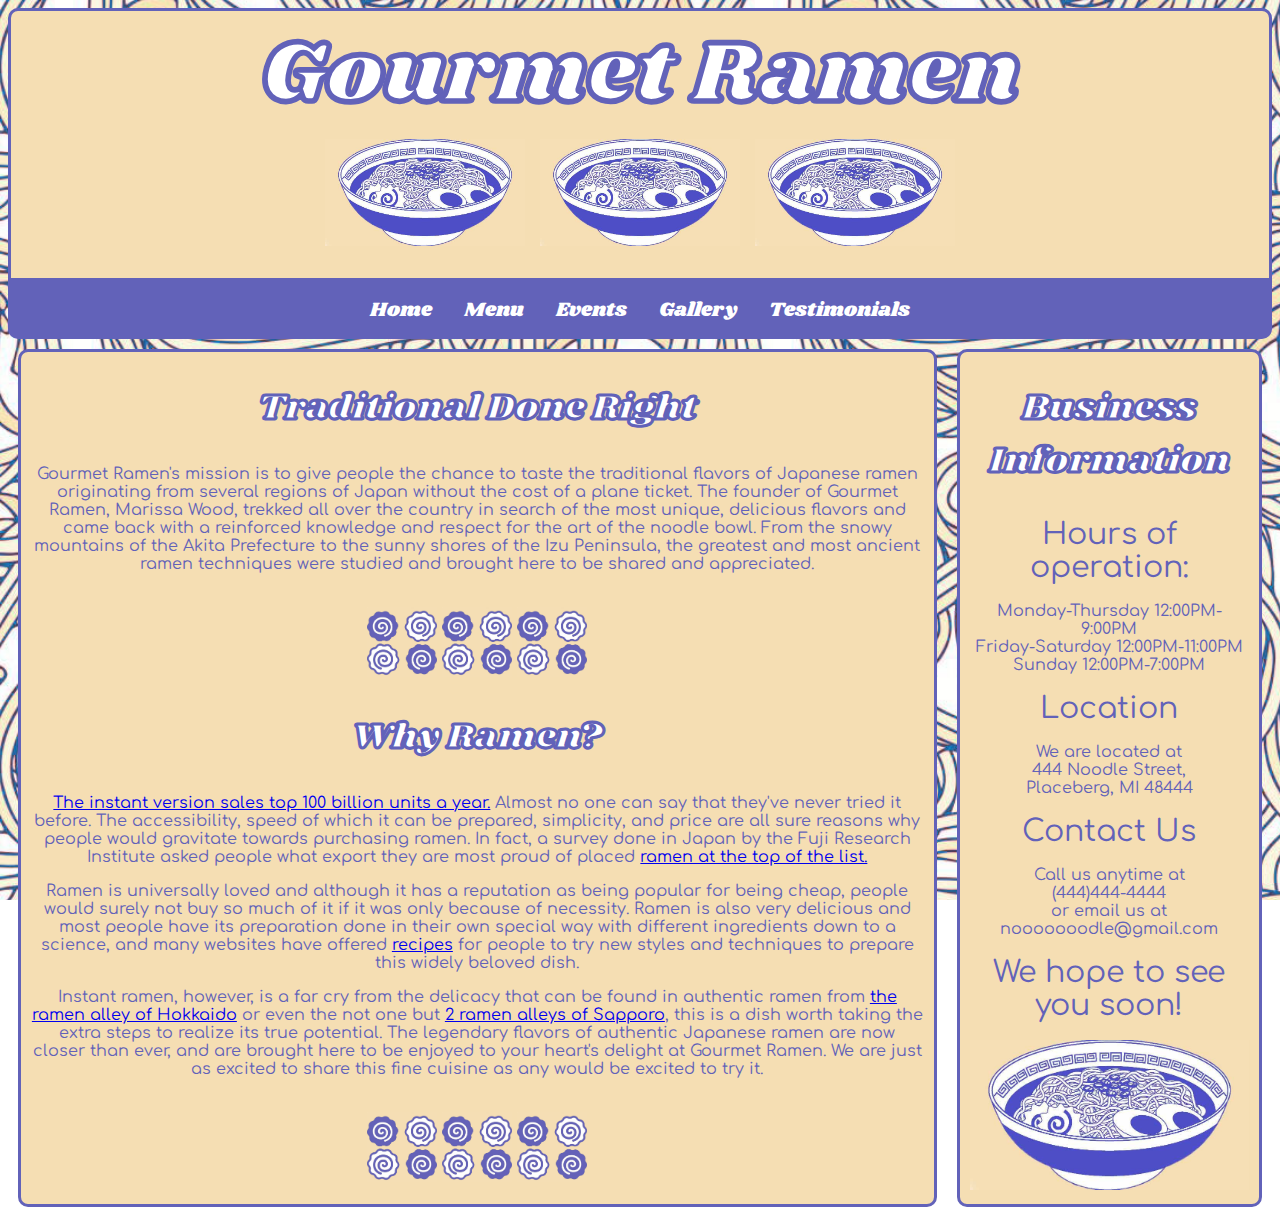
<file: index.html>
<!DOCTYPE html>
<!-- This website template created by Marissa Wood -->
<html lang="en">
<head>
    <title>Gourmet Ramen</title>
    <meta charset="utf-8">
	<link rel="preconnect" href="https://fonts.gstatic.com"> 
    <link href="https://fonts.googleapis.com/css2?family=Shrikhand&display=swap" rel="stylesheet">
    <link href="https://fonts.googleapis.com/css2?family=Comfortaa&display=swap" rel="stylesheet">
    <link rel="stylesheet" href="./CSS/main.css" />
</head>
<body>
    <meta name="viewport" content="width=device-width, initial-scale=1.0">
    <header>
       <h3><strong>Gourmet Ramen</strong></h3>
       <img src="/Images/ramennoodles2.jpg" class="ramennoodles21" width="200">
       <img src="/Images/ramennoodles2.jpg" class="ramennoodles21" width="200">
       <img src="/Images/ramennoodles2.jpg" class="ramennoodles21" width="200">
      </header>
   
    <nav>
        <ul class="nav-list">
            <li><a href="./index.html">Home</a></li>
            <li><a href="./Template/menu.html">Menu</a></li>
            <li><a href="./Template/events.html">Events</a></li>
            <li><a href="./Template/gallery.html">Gallery</a></li>
            <li><a href="./Template/testimonials.html">Testimonials</a></li>
        </ul>
    </nav>
    
    <main>  
        <div class="row">
            <div class="section">
                <h2 class="section-header">Traditional Done Right</h2>
                <div class="section-content">
                        <p>Gourmet Ramen's mission is to give people the chance to taste the
                   traditional flavors of Japanese ramen originating from several regions
                   of Japan without the cost of a plane ticket. The founder of Gourmet
                   Ramen, Marissa Wood, trekked all over the country in search of the most unique, 
                   delicious flavors and came back with a reinforced knowledge and respect
                   for the art of the noodle bowl. From the snowy mountains of the Akita
                   Prefecture to the sunny shores of the Izu Peninsula, the greatest and
                   most ancient ramen techniques were studied and brought here to be shared
                   and appreciated.</p>
                   <br>
                   <img src="/Images/nmaki.jpg" width="70"> 
                   <img src="/Images/nmaki.jpg" width="70"> 
                   <img src="/Images/nmaki.jpg" width="70">
                   
                <h2 class="section-header">Why Ramen?</h2>
                        <p><a href="https://www.abc.net.au/news/2013-04-26/instant-noodle-sales-top-100-billion-units-a-year/4653850">The instant version sales top 100 billion units a year.</a>
                    Almost no one can say that they've never tried it before. The accessibility,
                    speed of which it can be prepared, simplicity, and price are all sure reasons
                    why people would gravitate towards purchasing ramen. In fact, a survey done in
                    Japan by the Fuji Research Institute asked people what export they are most proud
                    of placed <a href="http://news.bbc.co.uk/2/hi/asia-pacific/1067506.stm">ramen at the top of the list.</a></p>
                    <p>Ramen is universally loved
                    and although it has a reputation as being popular for being cheap, people would
                    surely not buy so much of it if it was only because of necessity. Ramen is also
                    very delicious and most people have its preparation done in their own special
                    way with different ingredients down to a science, and many websites have offered
                    <a href="https://www.budgetbytes.com/6-ways-to-upgrade-instant-ramen/">recipes</a> for people to try new styles and techniques to prepare this
                    widely beloved dish.</p>
                    <p>Instant ramen, however, is a far cry from the delicacy that
                    can be found in authentic ramen from <a href="https://hokkaidoguide.com/ramen-alley/">the ramen alley of Hokkaido</a>
                    or even the not one but <a href="https://favy-jp.com/topics/1076">2 ramen alleys of Sapporo</a>, this is a dish
                    worth taking the extra steps to realize its true potential. The legendary flavors
                    of authentic Japanese ramen are now closer than ever, and are brought here to
                    be enjoyed to your heart's delight at Gourmet Ramen. We are just as excited
                    to share this fine cuisine as any would be excited to try it.</p>
                    <br>
                    <img src="/Images/nmaki.jpg" width="70"> 
                    <img src="/Images/nmaki.jpg" width="70"> 
                    <img src="/Images/nmaki.jpg" width="70">

                </div>
            </div>
            <div class="section">
                <h2 class="section-header">Business Information</h2>
                        <div class="section-content">
                           <div class="business-info">Hours of operation:<br></div> 
                           <br>
                            <div>Monday-Thursday 12:00PM-9:00PM</div>
                            <div>Friday-Saturday 12:00PM-11:00PM</div>
                            <div>Sunday 12:00PM-7:00PM</div>
                            <br>
                        <div class="business-info">Location<br></div> 
                            <br>
                            <div>We are located at</div>
                            <div>444 Noodle Street,</div>
                            <div>Placeberg, MI 48444</div>
                             <br>
                        <div class="business-info">Contact Us<br></div> 
                             <br>
                             <div>Call us anytime at</div>
                             <div>(444)444-4444</div>
                             <div>or email us at</div>
                             <div>nooooooodle@gmail.com</div>
                             <br>
                        <div class="business-info">We hope to see<br>
                            you soon!</div><br>
                             <img src="Images/ramennoodles2.jpg" height ="150px">
                            
                    </div>
                </div>
            </div>
            
        </div>
        
    </main>
    
    <footer>
    </footer>
    
    </body>
    </html>
</file>
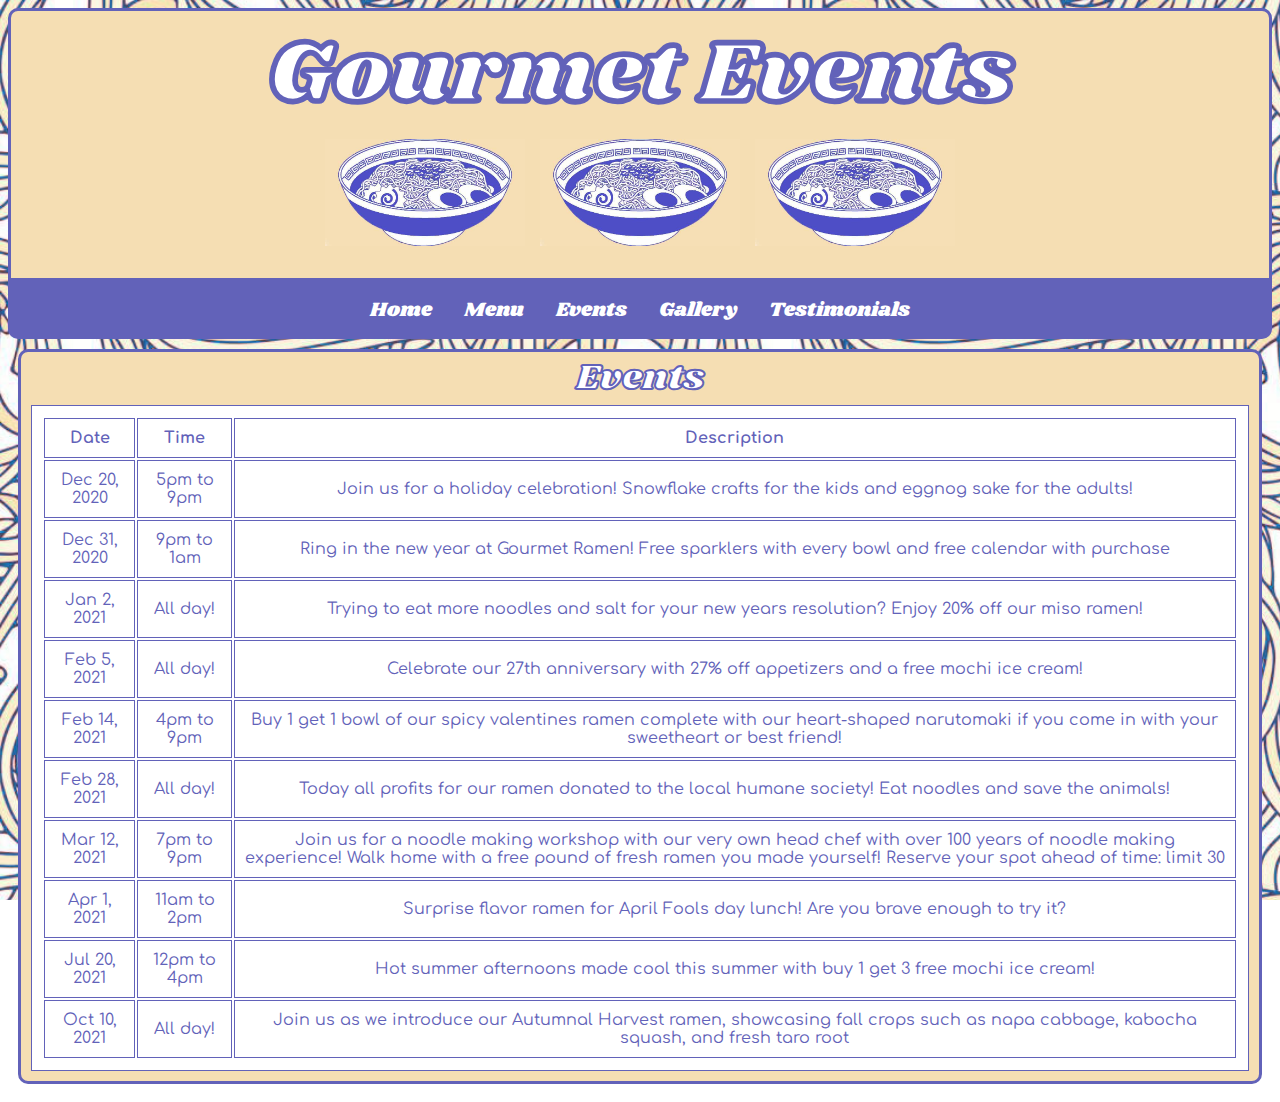
<file: Template/events.html>
<!DOCTYPE html>
<!-- This website template created by Marissa Wood -->
<html lang="en">
<head>
    <title>Gourmet Ramen</title>
    <meta charset="utf-8">
	<link rel="preconnect" href="https://fonts.gstatic.com"> 
    <link href="https://fonts.googleapis.com/css2?family=Shrikhand&display=swap" rel="stylesheet">
    <link href="https://fonts.googleapis.com/css2?family=Comfortaa&display=swap" rel="stylesheet">
    <link rel="stylesheet" href="../CSS/main.css" />
</head>
<body>
    <meta name="viewport" content="width=device-width, initial-scale=1.0">
    <header>
       <h3><strong>Gourmet Events</strong></h3>
       <img src="/Images/ramennoodles2.jpg" class="ramennoodles21" width="200">
       <img src="/Images/ramennoodles2.jpg" class="ramennoodles21" width="200">
       <img src="/Images/ramennoodles2.jpg" class="ramennoodles21" width="200">
      </header>
   
    <nav>
        <ul class="nav-list">
            <li><a href="../index.html">Home</a></li>
            <li><a href="./menu.html">Menu</a></li>
            <li><a href="./events.html">Events</a></li>
            <li><a href="./gallery.html">Gallery</a></li>
            <li><a href="./testimonials.html">Testimonials</a></li>
          </ul>
    </nav>

    <div class="row event-container">
        <div class="section">
            <div class="section-header">Events</div>
            <div class="section-content">
                <table>
                    <tr>
                        <th>Date</th>
                        <th>Time</th>
                        <th>Description</th>
                    </tr>
                    <tbody>
                        <tr>
                            <td>Dec 20, 2020</td>
                            <td>5pm to 9pm</td>
                            <td>Join us for a holiday celebration! Snowflake crafts for the kids and eggnog sake for the adults!</td>
                        </tr>
                        <tr>
                            <td>Dec 31, 2020</td>
                            <td>9pm to 1am</td>
                            <td>Ring in the new year at Gourmet Ramen! Free sparklers with every bowl and free calendar with purchase</td>
                        </tr>
                        <tr>
                            <td>Jan 2, 2021</td>
                            <td>All day!</td>
                            <td>Trying to eat more noodles and salt for your new years resolution? Enjoy 20% off our miso ramen!</td>
                        </tr>
                        <tr>
                            <td>Feb 5, 2021</td>
                            <td>All day!</td>
                            <td>Celebrate our 27th anniversary with 27% off appetizers and a free mochi ice cream!</td>
                        </tr>
                        <tr>
                            <td>Feb 14, 2021</td>
                            <td>4pm to 9pm</td>
                            <td>Buy 1 get 1 bowl of our spicy valentines ramen complete with our heart-shaped narutomaki if you come in with your sweetheart or best friend!</td>
                        </tr>
                        <tr>
                            <td>Feb 28, 2021</td>
                            <td>All day!</td>
                            <td>Today all profits for our ramen donated to the local humane society! Eat noodles and save the animals!</td>
                        </tr>
                        <tr>
                            <td>Mar 12, 2021</td>
                            <td>7pm to 9pm</td>
                            <td>Join us for a noodle making workshop with our very own head chef with over 100 years of noodle making experience! Walk home with a free pound of fresh ramen you made yourself! Reserve your spot ahead of time: limit 30</td>
                        </tr>
                        <tr>
                            <td>Apr 1, 2021</td>
                            <td>11am to 2pm</td>
                            <td>Surprise flavor ramen for April Fools day lunch! Are you brave enough to try it?</td>
                        </tr>
                        <tr>
                            <td>Jul 20, 2021</td>
                            <td>12pm to 4pm</td>
                            <td>Hot summer afternoons made cool this summer with buy 1 get 3 free mochi ice cream!</td>
                        </tr>
                        <tr>
                            <td>Oct 10, 2021</td>
                            <td>All day!</td>
                            <td>Join us as we introduce our Autumnal Harvest ramen, showcasing fall crops such as napa cabbage, kabocha squash, and fresh taro root</td>
                        </tr>
                    </tbody>
                </table>
            </div>
        </div>
    </div>
</body>
</html>
</file>
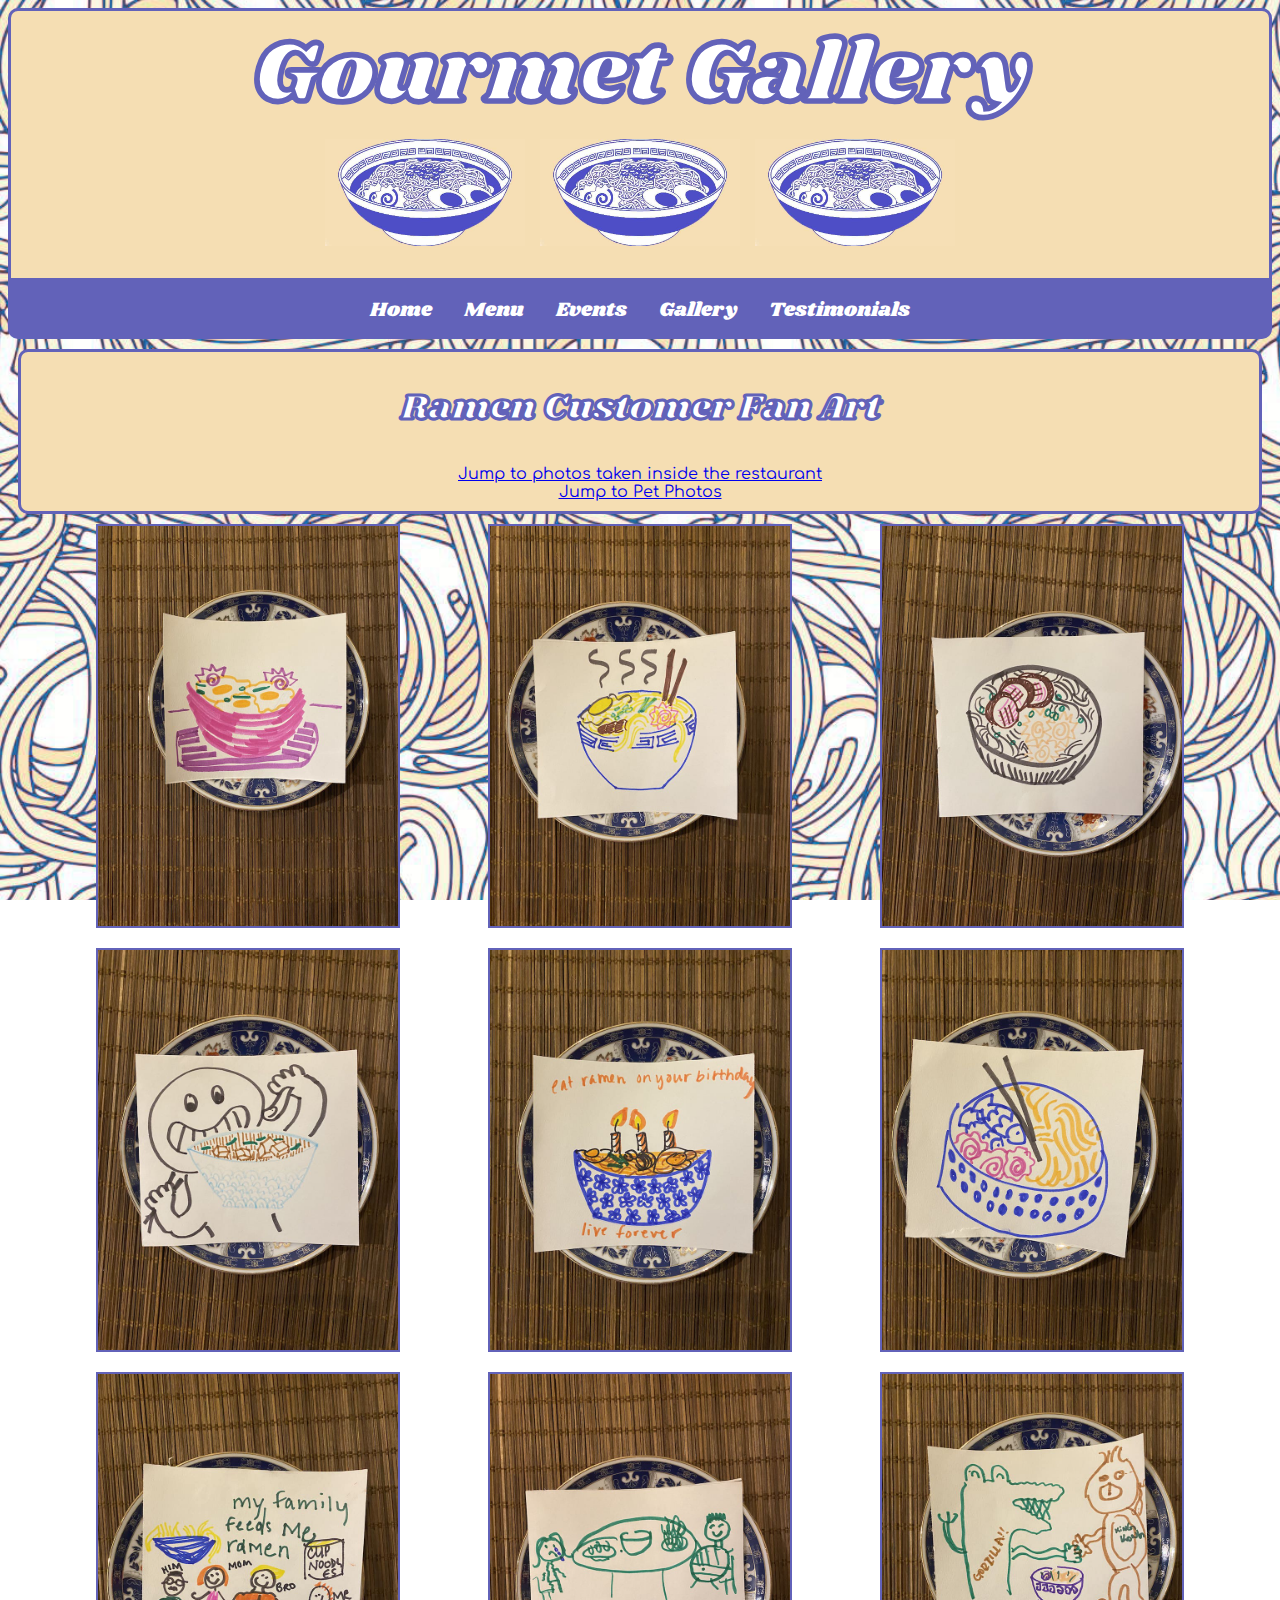
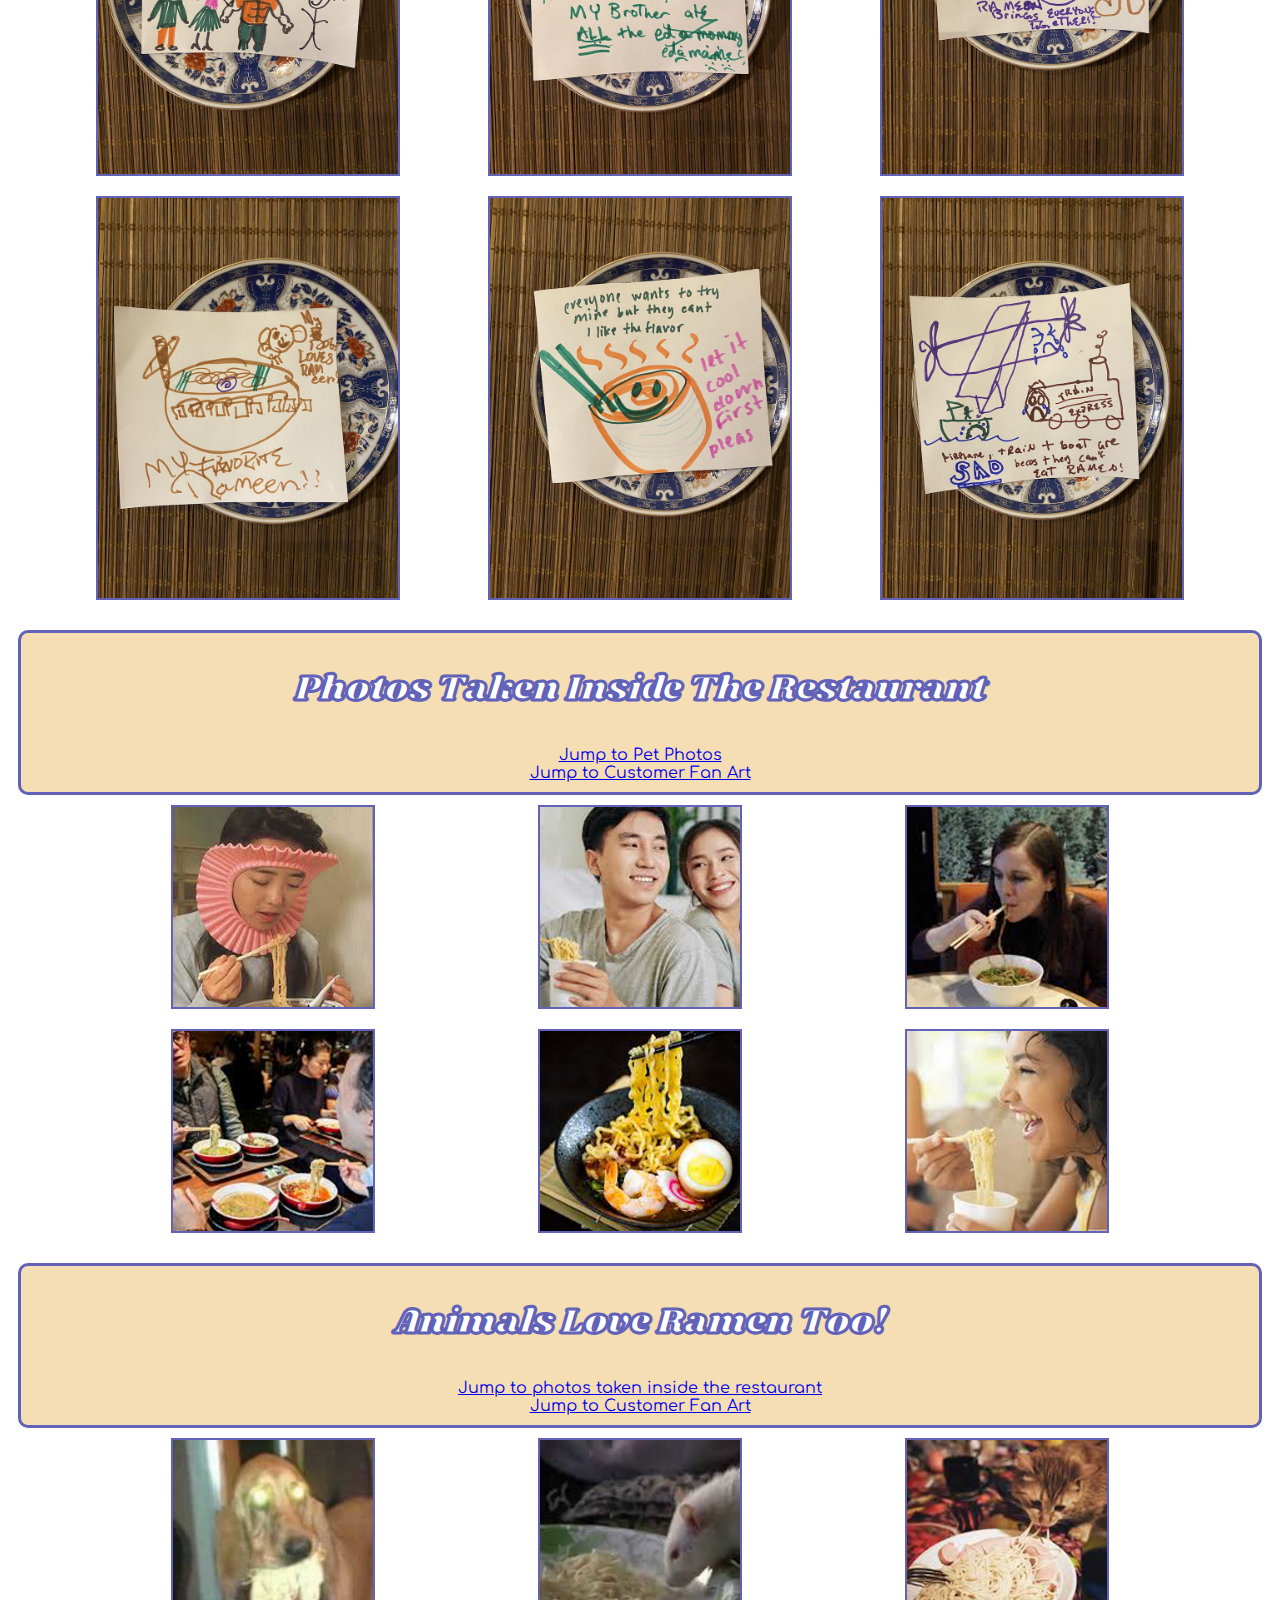
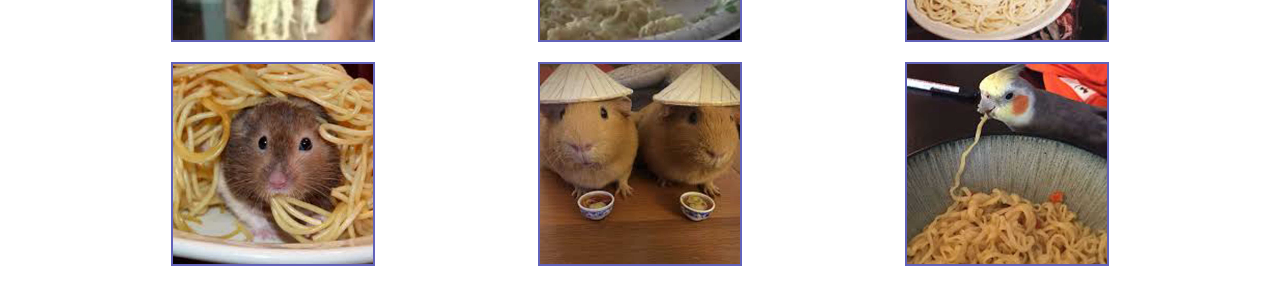
<file: Template/gallery.html>
<!DOCTYPE html>
<!-- This website template created by Marissa Wood -->
<html lang="en">
<head>
    <title>Gourmet Ramen</title>
    <meta charset="utf-8">
	<link rel="preconnect" href="https://fonts.gstatic.com"> 
    <link href="https://fonts.googleapis.com/css2?family=Shrikhand&display=swap" rel="stylesheet">
    <link href="https://fonts.googleapis.com/css2?family=Comfortaa&display=swap" rel="stylesheet">
    <link rel="stylesheet" href="../CSS/main.css" />
</head>
<body>
    <meta name="viewport" content="width=device-width, initial-scale=1.0">
    <header>
       <h3><strong>Gourmet Gallery</strong></h3>
       <img src="/Images/ramennoodles2.jpg" class="ramennoodles21" width="200">
       <img src="/Images/ramennoodles2.jpg" class="ramennoodles21" width="200">
       <img src="/Images/ramennoodles2.jpg" class="ramennoodles21" width="200">
      </header>
   
    <nav>
        <ul class="nav-list">
            <li><a href="../index.html">Home</a></li>
            <li><a href="./menu.html">Menu</a></li>
            <li><a href="./events.html">Events</a></li>
            <li><a href="./gallery.html">Gallery</a></li>
            <li><a href="./testimonials.html">Testimonials</a></li>
          </ul>
    </nav>

    <div class="row gallery-header" id="kids-photos">
        <div class="section">
            <h2 class="section-header">Ramen Customer Fan Art</h2>
            <div class="section-content">
                <a href="#people-photos">Jump to photos taken inside the restaurant</a><br>
                <a href="#pet-photos">Jump to Pet Photos</a>
            </div>
        </div>
    </div>
    <div class="center-container">
        <div class="image-row">
            <img height="400px" src="/Images/ramendrawings/drawing1.jpg" alt="ramen drawing">
            <img height="400px" src="/Images/ramendrawings/drawing2.jpg" alt="ramen drawing">
            <img height="400px" src="/Images/ramendrawings/drawing3.jpg" alt="ramen drawing">
        </div>
        <div class="image-row">
            <img height="400px" src="/Images/ramendrawings/drawing4.jpg" alt="ramen drawing">
            <img height="400px" src="/Images/ramendrawings/drawing5.jpg" alt="ramen drawing">
            <img height="400px" src="/Images/ramendrawings/drawing6.jpg" alt="ramen drawing">
        </div>
        <div class="image-row">
            <img height="400px" src="/Images/ramendrawings/drawing7.jpg" alt="ramen drawing">
            <img height="400px" src="/Images/ramendrawings/drawing8.jpg" alt="ramen drawing">
                <img height="400px" src="/Images/ramendrawings/drawing9.jpg" alt="ramen drawing">
        </div>
        <div class="image-row">
            <img height="400px" src="/Images/ramendrawings/drawing10.jpg" alt="ramen drawing">
            <img height="400px" src="/Images/ramendrawings/drawing11.jpg" alt="ramen drawing">
            <img height="400px" src="/Images/ramendrawings/drawing12.jpg" alt="ramen drawing">
        </div>
    </div>

    <div class="row gallery-header" id="people-photos">
        <div class="section">
            <h2 class="section-header">Photos Taken Inside The Restaurant</h2>
            <div class="section-content">
                <a href="#pet-photos">Jump to Pet Photos</a><br>
                <a href="#kids-photos">Jump to Customer Fan Art</a>
            </div>
        </div>
    </div>

    <div class="center-container">
        <div class="image-row">
            <img alt="Protective ramen hair mask" src="/Images/1a.jpg" height="200px">
            <img alt="picture taken inside the restaurant" src="/Images/2a.jpg" height="200px">
            <img alt="picture taken inside the restaurant" src="/Images/3a.jpg" height="200px">
        </div>
        <div class="image-row">
            <img alt="picture taken inside the restaurant" src="/Images/4a.jpg" height="200px">
            <img alt="picture taken inside the restaurant" src="/Images/6a.jpg" height="200px">
            <img alt="picture taken inside the restaurant" src="/Images/12a.jpg" height="200px">
        </div>
    </div>

    <div class="row gallery-header" id="pet-photos">
        <div class="section">
            <h2 class="section-header">Animals Love Ramen Too!</h2>
            <div class="section-content">
                <a href="#people-photos">Jump to photos taken inside the restaurant</a><br>
                <a href="#kids-photos">Jump to Customer Fan Art</a>
            </div>
        </div>
    </div>
    <div class="center-container">
        <div class="image-row">
            <img alt="animal earting ramen" src="/Images/5a.jpg" height="200px">
            <img alt="animal earting ramen" src="/Images/7a.jpg" height="200px">
            <img alt="animal earting ramen" src="/Images/8a.jpg" height="200px">
        </div>
        <div class="image-row">
            <img alt="animal earting ramen" src="/Images/9a.jpg" height="200px">
            <img alt="animal earting ramen" src="/Images/10a.jpg" height="200px">
            <img alt="animal earting ramen" src="/Images/11a.jpg" height="200px">
        </div>
    </div>

    

</body>
</html>
</file>
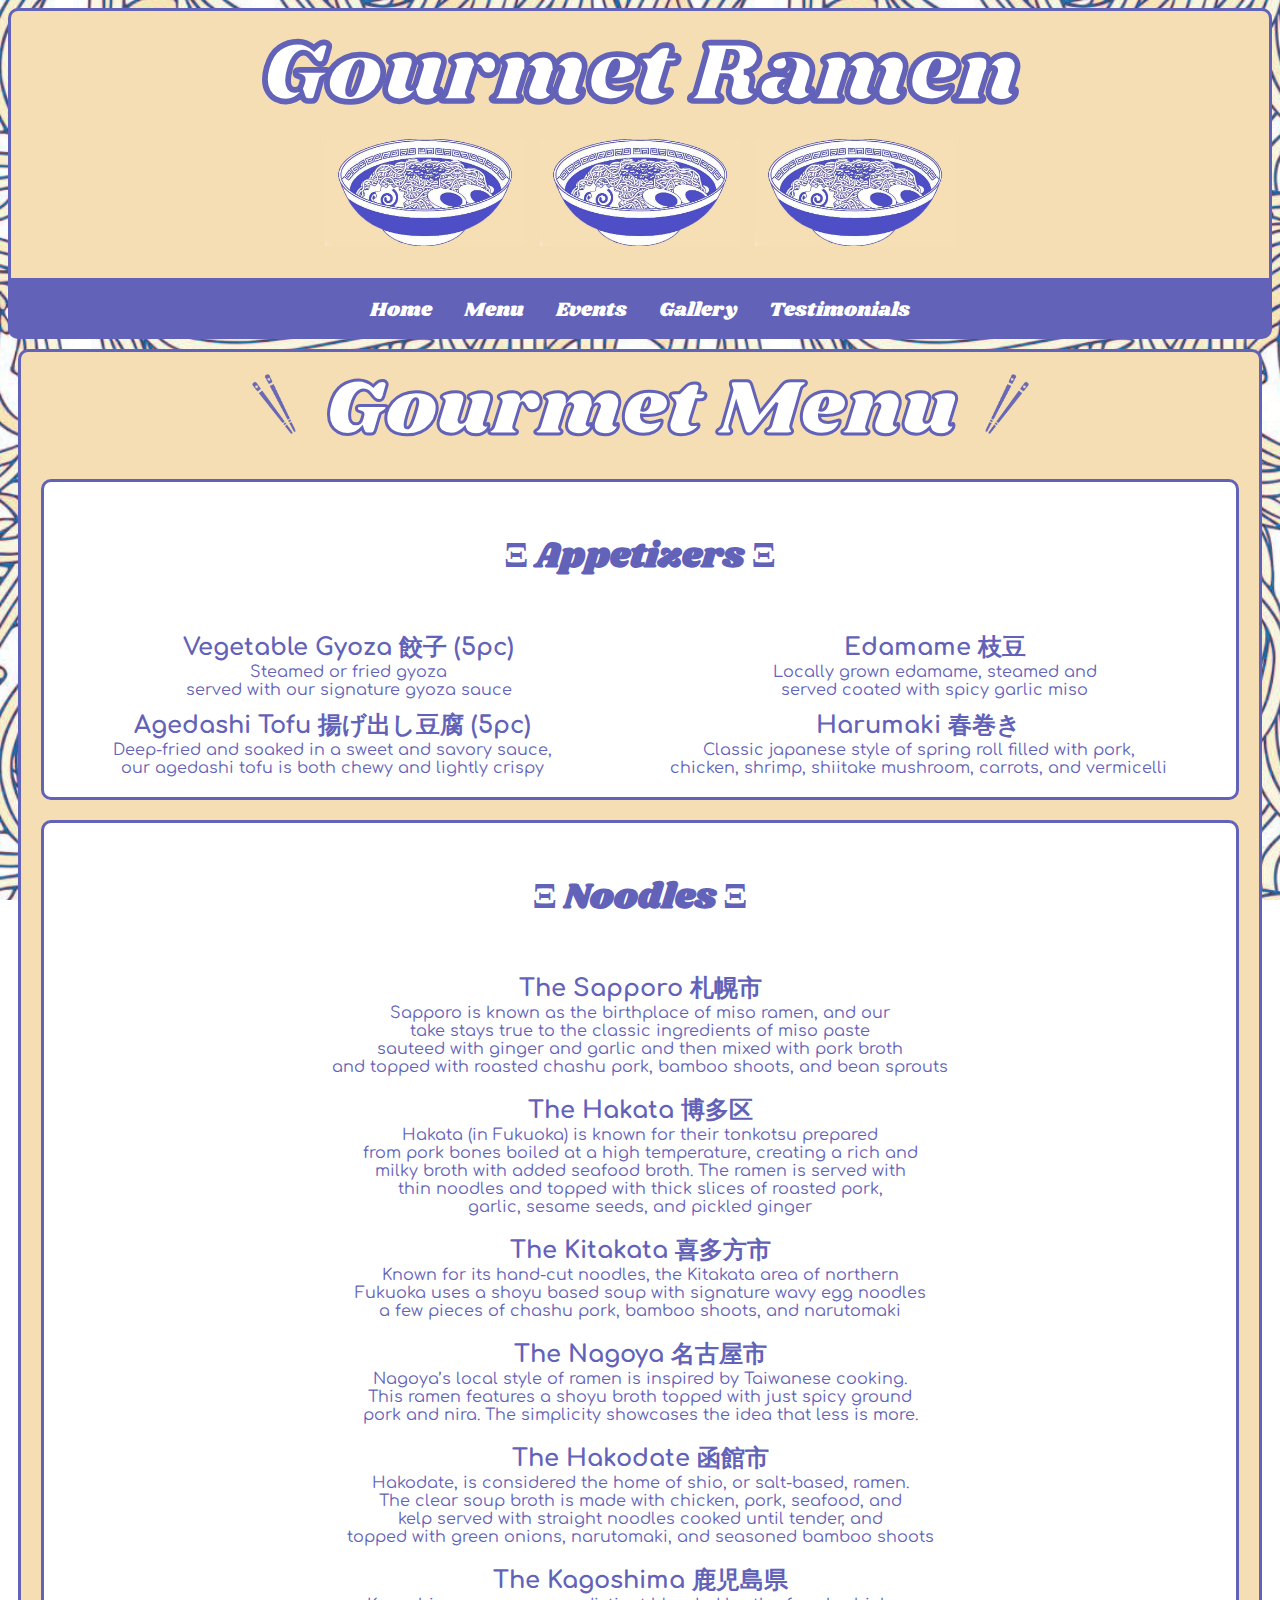
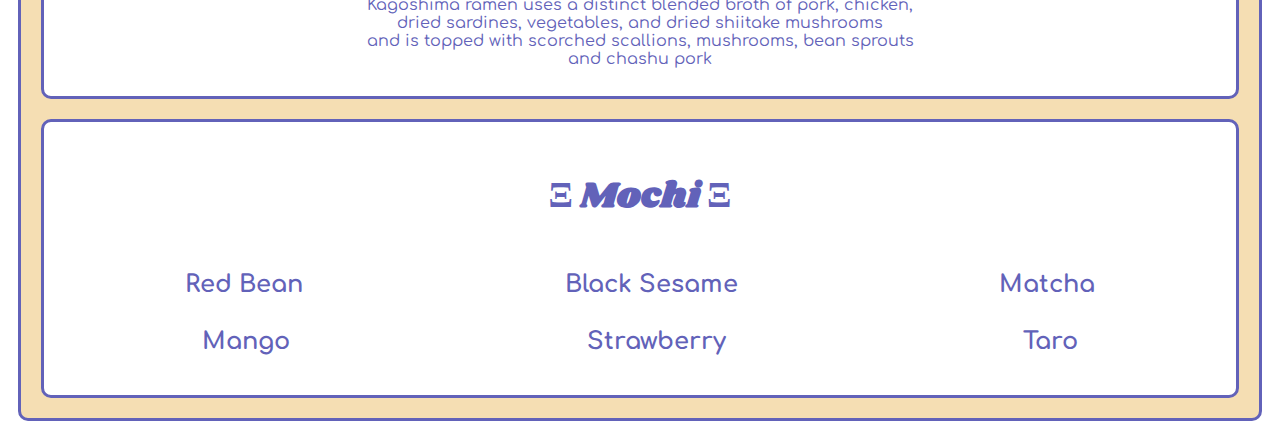
<file: Template/menu.html>
<!DOCTYPE html>
<!-- This website template created by Marissa Wood -->
<html lang="en">
<head>
    <title>Gourmet Ramen</title>
    <meta charset="utf-8">
	<link rel="preconnect" href="https://fonts.gstatic.com"> 
    <link href="https://fonts.googleapis.com/css2?family=Shrikhand&display=swap" rel="stylesheet">
    <link href="https://fonts.googleapis.com/css2?family=Comfortaa&display=swap" rel="stylesheet">
    <link rel="stylesheet" href="../CSS/main.css" />
</head>
<body>
    <meta name="viewport" content="width=device-width, initial-scale=1.0">
    <header>
       <h3><strong>Gourmet Ramen</strong></h3>
       <img src="/Images/ramennoodles2.jpg" class="ramennoodles21" width="200">
       <img src="/Images/ramennoodles2.jpg" class="ramennoodles21" width="200">
       <img src="/Images/ramennoodles2.jpg" class="ramennoodles21" width="200">
      </header>
   
    <nav>
        <ul class="nav-list">
            <li><a href="../index.html">Home</a></li>
            <li><a href="./menu.html">Menu</a></li>
            <li><a href="./events.html">Events</a></li>
            <li><a href="./gallery.html">Gallery</a></li>
            <li><a href="./testimonials.html">Testimonials</a></li>
          </ul>
    </nav>
    <div class="row">
        <div class="section menu-container" style="background-color: wheat;">

            <div class="section-header" style="color: white;font-size: 80px; -webkit-text-stroke: 3px rgb(98, 98, 185);">
                <img width="60" src="../Images/leftchop.jpg" alt="">
                Gourmet Menu
                <img width="60" src="../Images/rightchop.jpg" alt="">
            </div>
            
            <div class="section-content">
                

                <!-- Menu Rows -->


                <div class="row menu-row">
                    <div class="section menu-container">
                        <h4 class="section-header">Ξ Appetizers Ξ</h4>
                        <div class="section-content">
                            <div class="menu-item-row">
                                <div class="menu-item">
                                    <div class="menu-item-title">Vegetable Gyoza 餃子 (5pc)</div>
                                        <div>Steamed or fried gyoza<br>
                                        served with our signature gyoza sauce</div>
                                </div>
                                <div class="menu-item">
                                    <div class="menu-item-title">Edamame 枝豆</div>
                                        <div>Locally grown edamame, steamed and <br>
                                        served coated with spicy garlic miso</div>
                                </div>
                            </div>
                            <div class="menu-item-row">
                                <div class="menu-item">
                                    <div class="menu-item-title">Agedashi Tofu 揚げ出し豆腐 (5pc)</div>
                                    <div>Deep-fried and soaked in a sweet and savory sauce,<br>
                                    our agedashi tofu is both chewy and lightly crispy</div>
                                </div>
                                <div class="menu-item">
                                    <div class="menu-item-title">Harumaki 春巻き</div>
                                <div>Classic japanese style of spring roll filled with pork, <br>
                                chicken, shrimp, shiitake mushroom, carrots, and vermicelli</div>
                                </div>
                            </div>

                        
                        
                        </div>
                    </div>
                </div>
                <div class="row menu-row">
                    <div class="section menu-container">
                        <h4 class="section-header">Ξ Noodles Ξ</h4>
                        <div class="section-content">
                            <div class="menu-item">
                                <div class="menu-item-title">The Sapporo 札幌市</div>
                                    <div>Sapporo is known as the birthplace of miso ramen, and our<br>
                                    take stays true to the classic ingredients of miso paste<br>
                                    sauteed with ginger and garlic and then mixed with pork broth<br>
                                    and topped with roasted chashu pork, bamboo shoots, and bean sprouts<br>
                                    <br></div>
                            </div>
                                <div class="menu-item">
                                    <div class="menu-item-title">The Hakata 博多区</div>
                                    <div>Hakata (in Fukuoka) is known for their tonkotsu prepared <br>
                                    from pork bones boiled at a high temperature, creating a rich and<br>
                                    milky broth with added seafood broth. The ramen is served with<br>
                                    thin noodles and topped with thick slices of roasted pork,<br>
                                    garlic, sesame seeds, and pickled ginger<br>
                                    <br></div>
                            </div>
                            <div class="menu-item">
                                <div class="menu-item-title">The Kitakata 喜多方市</div>
                                    <div>Known for its hand-cut noodles, the Kitakata area of northern<br>
                                    Fukuoka uses a shoyu based soup with signature wavy egg noodles<br>
                                    a few pieces of chashu pork, bamboo shoots, and narutomaki<br>
                                    <br></div>
                            </div>
                            <div class="menu-item">
                                <div class="menu-item-title">The Nagoya 名古屋市</div>
                                    <div>Nagoya’s local style of ramen is inspired by Taiwanese cooking.<br>
                                    This ramen features a shoyu broth topped with just spicy ground<br>
                                    pork and nira. The simplicity showcases the idea that less is more.<br>
                                    <br></div>
                                    
                            </div>
                            <div class="menu-item">
                                <div class="menu-item-title">The Hakodate 函館市</div>
                                    <div>Hakodate, is considered the home of shio, or salt-based, ramen.<br>
                                    The clear soup broth is made with chicken, pork, seafood, and<br>
                                    kelp served with straight noodles cooked until tender, and<br>
                                    topped with green onions, narutomaki, and seasoned bamboo shoots<br>  
                                    <br></div>
                                               
                            </div>
                            <div class="menu-item">
                                <div class="menu-item-title">The Kagoshima 鹿児島県</div>
                                    <div>Kagoshima ramen uses a distinct blended broth of pork, chicken,<br>
                                    dried sardines, vegetables, and dried shiitake mushrooms<br>
                                    and is topped with scorched scallions, mushrooms, bean sprouts<br>
                                    and chashu pork<br>
                                    <br></div>
                            </div>
                        </div>
                    </div>
                </div>
                <div class="row menu-row">
                    <div class="section menu-container">
                        <h4 class="section-header">Ξ Mochi Ξ</h4>
                        <div class="section-content">
                                    
                                <div class="menu-item-row">
                                    <div class="menu-item">
                                        <h5 class="menu-item-title mochi-item">Red Bean</h5>
                                    </div>
                                    <div class="menu-item">
                                        <h5 class="menu-item-title mochi-item">Black Sesame</h5>
                                    </div>
                                    <div class="menu-item">
                                        <h5 class="menu-item-title mochi-item">Matcha</h5>
                                    </div>
                                </div>

                                <div class="menu-item-row">
                                    <div class="menu-item">
                                        <h5 class="menu-item-title mochi-item">Mango</h5>
                                    </div>
                                    <div class="menu-item">
                                        <h5 class="menu-item-title mochi-item">Strawberry</h5>
                                    </div>
                                    <div class="menu-item">
                                        <h5 class="menu-item-title mochi-item">Taro</h5>
                                    </div>
                                </div>
                        </div>
                        </div>
                    </div>
                </div>

            </div>
        </div>
    </div>
</body>
</html>
</file>
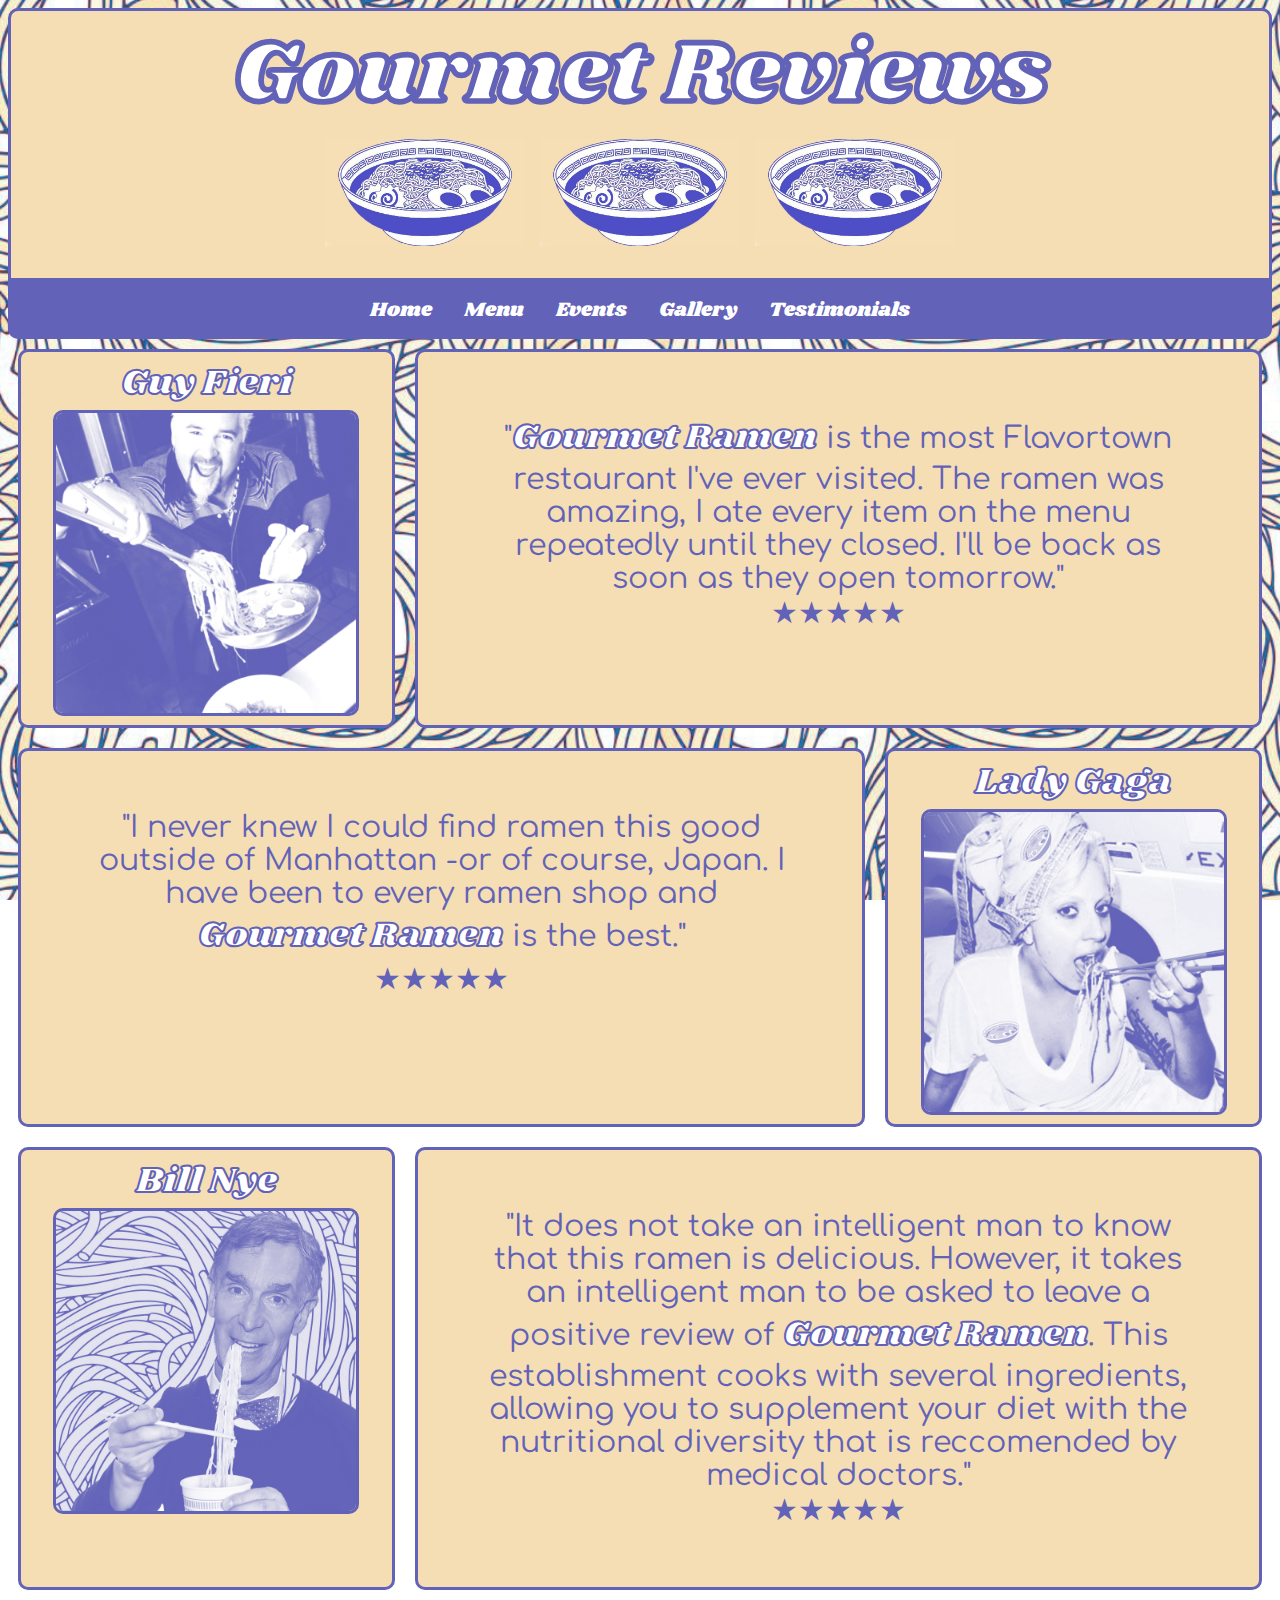
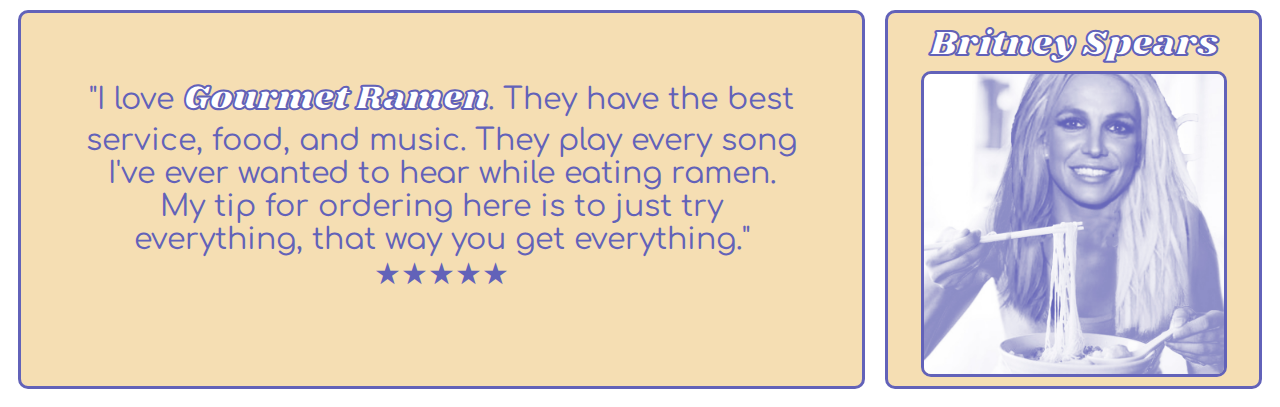
<file: Template/testimonials.html>
<!DOCTYPE html>
<!-- This website template created by Marissa Wood -->
<html lang="en">
<head>
    <title>Gourmet Ramen</title>
    <meta charset="utf-8">
	<link rel="preconnect" href="https://fonts.gstatic.com"> 
    <link href="https://fonts.googleapis.com/css2?family=Shrikhand&display=swap" rel="stylesheet">
    <link href="https://fonts.googleapis.com/css2?family=Comfortaa&display=swap" rel="stylesheet">
    <link rel="stylesheet" href="../CSS/main.css" />
    <style>
        .gourmet-font {
        font-family: 'Shrikhand', cursive;
        font-size: 35px;
        color: white;
        -webkit-text-stroke: 2px rgb(98, 98, 185);
    }
    </style>
</head>
<body>
    <meta name="viewport" content="width=device-width, initial-scale=1.0">
    <header>
       <h3><strong>Gourmet Reviews</strong></h3>
       <img src="/Images/ramennoodles2.jpg" class="ramennoodles21" width="200">
       <img src="/Images/ramennoodles2.jpg" class="ramennoodles21" width="200">
       <img src="/Images/ramennoodles2.jpg" class="ramennoodles21" width="200">
      </header>
   
    <nav>
        <ul class="nav-list">
            <li><a href="../index.html">Home</a></li>
            <li><a href="./menu.html">Menu</a></li>
            <li><a href="./events.html">Events</a></li>
            <li><a href="./gallery.html">Gallery</a></li>
            <li><a href="./testimonials.html">Testimonials</a></li>
          </ul>
    </nav>
    <div class="row testimonials-row">
        <div class="section testimonials-image">
            <div class="section-header">Guy Fieri</div>
            <div class="section-content">
                <img height="300px" alt="Guy Fieri" src="/Images/guyfierib.jpg">
            </div>
        </div>
        <div class="section testimonials-content">
            
            <div class="section-content">
                "<span class="gourmet-font">Gourmet Ramen</span> is the most Flavortown restaurant I've ever visited. The ramen was amazing, 
                I ate every item on the menu repeatedly until they closed. I'll be back as soon as they open tomorrow."<br>
                &#9733;&#9733;&#9733;&#9733;&#9733;
            </div>
        </div>
    </div>
    <div class="row testimonials-row">
        <div class="section testimonials-content">
            
            <div class="section-content">
                "I never knew I could find ramen this good outside of Manhattan -or of course, Japan.
                I have been to every ramen shop and <span class="gourmet-font">Gourmet Ramen</span> is the best."<br>
                &#9733;&#9733;&#9733;&#9733;&#9733;
            </div>
        </div>
        <div class="section testimonials-image">
            <div class="section-header">Lady Gaga</div>
            <div class="section-content">
                <img height="300px" alt="Lady Gaga" src="/Images/lgb.jpg">
            </div>
        </div>
    </div>
    <div class="row testimonials-row">
        <div class="section testimonials-image">
            <div class="section-header">Bill Nye</div>
            <div class="section-content">
                <img height="300px" alt="Bill Nye" src="/Images/billnyeb.jpg">
            </div>
        </div>
        <div class="section testimonials-content">
            <div class="section-content">
                "It does not take an intelligent man to know that this ramen is delicious. However, it takes an intelligent man to be asked to 
                leave a positive review of <span class="gourmet-font">Gourmet Ramen</span>. This establishment cooks with several ingredients, allowing you to supplement your diet with
                the nutritional diversity that is reccomended by medical doctors."<br>
                &#9733;&#9733;&#9733;&#9733;&#9733;
            </div>
        </div>
    </div>
    <div class="row testimonials-row">
        <div class="section testimonials-content">
            <div class="section-content">
                "I love <span class="gourmet-font">Gourmet Ramen</span>. They have the best service, food, and music. They play every 
                song I've ever wanted to hear while eating ramen. My tip for ordering here is to just try 
                everything, that way you get everything."<br>
                &#9733;&#9733;&#9733;&#9733;&#9733;
            </div>
        </div>
        <div class="section testimonials-image">
            <div class="section-header">Britney Spears</div>
            <div class="section-content">
                <img height="300px" alt="Britney Spears" src="/Images/britbritb.jpg">
            </div>
        </div>
    </div>
</body>
</html>
</file>
<file: CSS/main.css>
header {
    font-size: 75px;
    background-color: wheat;
    text-align: center;
    border: 3px solid rgb(98, 98, 185);
    border-radius: 10px 10px 0 0;
    -webkit-text-stroke: 3px rgb(98, 98, 185);
}

::selection {
    color: white;
    background: rgb(98, 98, 185); /* WebKit/Blink Browsers */
}
::-moz-selection {
    color: white;
    background: rgb(98, 98, 185); /* Gecko Browsers */
}

.section-header {
    -webkit-text-stroke: 2px rgb(98, 98, 185);
    font-size: 36px;
    font-family: 'Shrikhand', cursive;
    color: white;
}

.row {
    display: flex;
    justify-content: stretch;
    width: 100%;
}

.nav-list {
    display: flex;
    justify-content: center;
    font-size: 20px;
    list-style-type: none;
    margin: 0;
    padding: 0;
    overflow: hidden;
    background-color: rgb(98, 98, 185);
    border-radius: 0 0 10px 10px;
}

.section {
    background-color:wheat;
    border: 3px solid rgb(98, 98, 185);
    display: inline-block;
    margin: 10px;
    padding: 0 10px 10px 10px;
    border-radius: 10px;
    text-align: center;
}

.section-content{
    color: rgb(98, 98, 185);
    font-size: 16px;
    font-family: 'Comfortaa', cursive;
}

header h3 {
    margin-top: 0;
    margin-bottom: 0;
}

.header img {
    border-image: repeat;
    float: left;
    width: 100px;
    height: 100px;
    background: #555;
  }
html {
    background-image: url("../Images/background.jpg");
    background-size: 700px;
    background-repeat: repeat;
    font-family: 'Shrikhand', cursive;
    color: white;
    background-attachment: fixed;
}
  
  .nav-list li {
    float: left;
  }
  
  .nav-list li a {
    display: block;
    color: white;
    text-align: center;
    padding: 14px 16px;
    text-decoration: none;
  }
  .nav-list li a:hover {
    background-color: rgb(54, 71, 118);
  }
  .nav-list ul {
    position: -webkit-sticky; /* Safari */
    position: sticky;
    top: 0;
  }

  .testimonials-row {
      justify-content: stretch;
  }

  .testimonials-image {
      padding: 5px;
      flex: 1;
  }

  .testimonials-content {
      flex: 2;
      padding:60px;
  }

  .testimonials-content .section-content {
        font-size: 30px;
  }

  .testimonials-image img {
      border: 3px solid rgb(98, 98, 185);
      border-radius: 10px;
  }

  .menu-container {
      flex: auto;
      background-color: white;
  }

  .menu-container > .section-header {
        color: rgb(98, 98, 185);
        -webkit-text-stroke: 0;
  }

  .menu-row {
      justify-content: stretch;
  }

  .menu-item-title {
      font-size: 24px;
      font-weight: 800;
      
  }

  .menu-item-row {
      display: flex;
      justify-content: stretch;
      margin-bottom: 10px;
  }
  .menu-item {
      flex: auto;
  }

  .mochi-item {
      margin: 0 0 20px 0;
  }

  .event-container {
      justify-content: stretch;
  }

  .event-container > div.section {
      flex: auto;
  }

  table {
      width: 100%;
  }

  table, th, td {
      border: 1px solid rgb(98, 98, 185);
      padding: 10px;
      background-color: white;
  }

  .gourmet {
    font-family: 'Shrikhand', cursive;
    color: white;
    -webkit-text-stroke: 1px rgb(98, 98, 185);
  }

  .center-container {
      display: flex;
      flex-direction: column;
      justify-content: space-evenly;
  }

  .image-row {
      display: flex;
      flex-direction: row;
      justify-content: space-evenly;
      margin-bottom: 20px;
  }

  .image-row img {
      border: 2px solid rgb(98, 98, 185);
  }
  .gallery-header {
      display: flex;
      justify-content: stretch;
  }

  .gallery-header div.section {
      flex: auto;
  }
  .business-info {
      font-size: 30px;
  }
</file>
